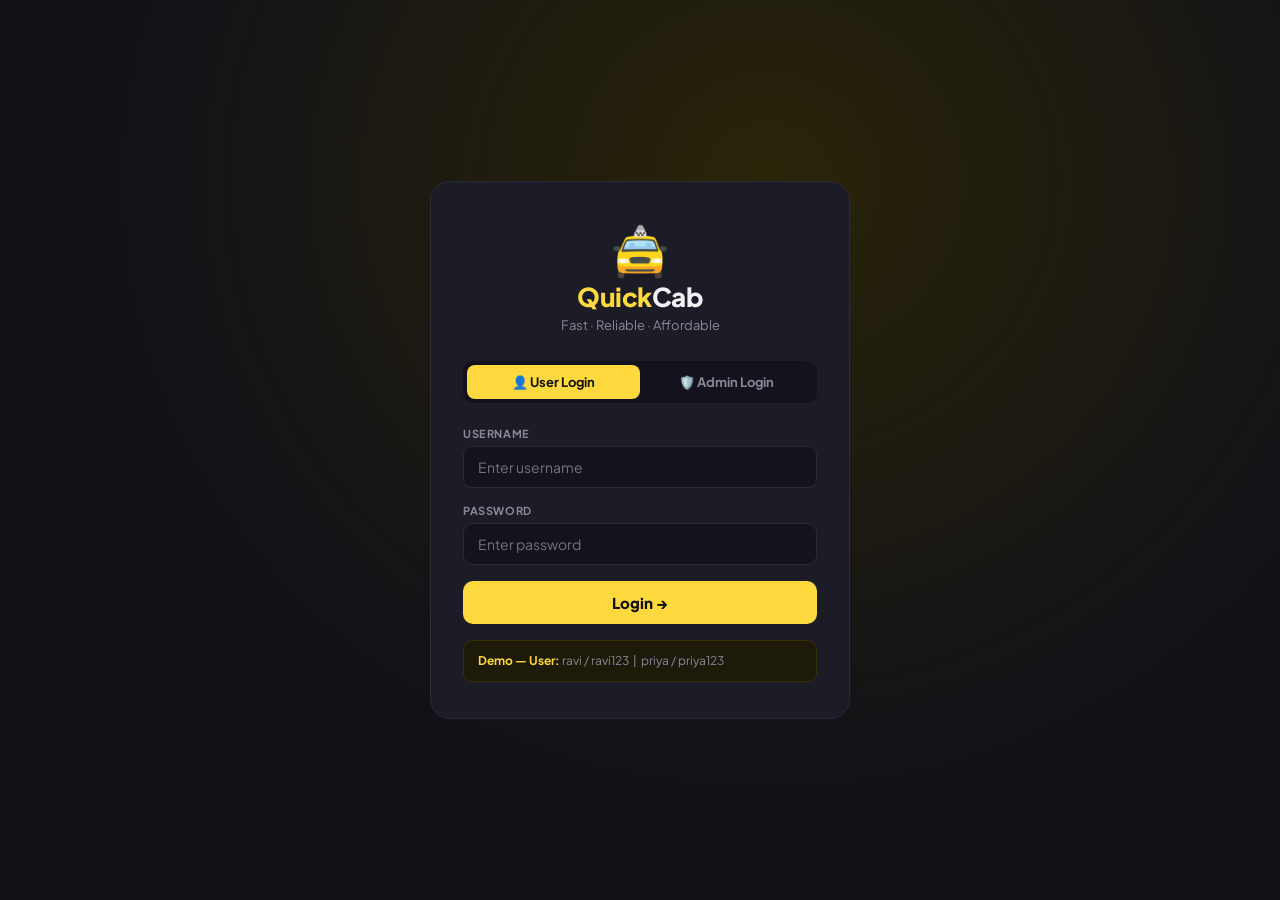
<file: index.html>
<!DOCTYPE html>
<html lang="en">
<head>
  <meta charset="UTF-8" />
  <meta name="viewport" content="width=device-width, initial-scale=1.0"/>
  <title>QuickCab – Book Your Ride</title>
  <link href="https://fonts.googleapis.com/css2?family=Plus+Jakarta+Sans:wght@400;500;600;700;800&display=swap" rel="stylesheet"/>
  <link rel="stylesheet" href="style.css" />
</head>
<body>

  <!-- ════════ LOGIN PAGE ════════ -->
  <div id="loginPage" class="page active">
    <div class="login-box">

      <!-- Logo -->
      <div class="logo">
        <div class="icon">🚖</div>
        <h1><span>Quick</span>Cab</h1>
        <p>Fast · Reliable · Affordable</p>
      </div>

      <!-- Login Tabs -->
      <div class="tabs">
        <button class="tab-btn active" onclick="switchTab('user')">👤 User Login</button>
        <button class="tab-btn" onclick="switchTab('admin')">🛡️ Admin Login</button>
      </div>

      <!-- Error Message -->
      <div id="loginErr" class="err-msg">❌ Invalid credentials. Please try again.</div>

      <!-- Username Field -->
      <div class="field">
        <label>USERNAME</label>
        <input id="loginUser" type="text" placeholder="Enter username" />
      </div>

      <!-- Password Field -->
      <div class="field">
        <label>PASSWORD</label>
        <input id="loginPass" type="password" placeholder="Enter password"
               onkeydown="if(event.key==='Enter') doLogin()" />
      </div>

      <!-- Login Button -->
      <button class="btn btn-yellow" onclick="doLogin()">Login →</button>

      <!-- Demo Hint -->
      <div class="hint" id="loginHint">
        <b>Demo — User:</b> ravi / ravi123 &nbsp;|&nbsp; priya / priya123
      </div>

    </div>
  </div>

  <!-- ════════ APP SHELL (shown after login) ════════ -->
  <div id="appShell" class="page">

    <!-- Top Navigation Bar -->
    <nav>
      <div class="nav-logo">🚖 <span>Quick</span>Cab</div>
      <div class="nav-links" id="navLinks"></div>
      <span class="nav-user" id="navUser"></span>
      <button class="btn-outline" style="margin-left:12px" onclick="logout()">Logout</button>
    </nav>

    <!-- Page Content (filled by JavaScript) -->
    <div class="shell" id="appContent"></div>

  </div>

  <script src="app.js"></script>
</body>
</html>
</file>
<file: style.css>
/* ══════════════════════════════════════════════
   QuickCab — style.css
   All visual styles for the Cab Booking System
   ══════════════════════════════════════════════ */

/* ── RESET & BASE ── */
*, *::before, *::after {
  box-sizing: border-box;
  margin: 0;
  padding: 0;
}

/* ── COLOR VARIABLES (change colors here easily) ── */
:root {
  --yellow:      #FFD93D;   /* primary accent */
  --yellow-dark: #e6c000;   /* hover state */
  --dark:        #111118;   /* page background */
  --card:        #1c1c27;   /* card background */
  --border:      #2a2a3a;   /* borders */
  --text:        #f0f0f5;   /* main text */
  --muted:       #888899;   /* secondary text */
  --green:       #4ade80;   /* success / completed */
  --red:         #f87171;   /* error / cancelled */
  --blue:        #60a5fa;   /* info / confirmed */
}

/* ── BODY ── */
body {
  font-family: 'Plus Jakarta Sans', sans-serif;
  background: var(--dark);
  color: var(--text);
  min-height: 100vh;
}

/* ══════════════════════════════════════════════
   PAGES (show/hide logic)
   ══════════════════════════════════════════════ */
.page        { display: none; }
.page.active { display: block; }

/* ══════════════════════════════════════════════
   LOGIN PAGE
   ══════════════════════════════════════════════ */
#loginPage {
  display: none;
  min-height: 100vh;
  align-items: center;
  justify-content: center;
  padding: 20px;
  background: radial-gradient(ellipse at 60% 20%, #2a2408 0%, var(--dark) 60%);
}
#loginPage.active { display: flex; }

/* Login Card */
.login-box {
  background: var(--card);
  border: 1px solid var(--border);
  border-radius: 20px;
  padding: 36px 32px;
  width: 100%;
  max-width: 420px;
  animation: fadeUp .4s ease;
}

/* Fade-up animation for login box */
@keyframes fadeUp {
  from { opacity: 0; transform: translateY(20px); }
  to   { opacity: 1; transform: translateY(0); }
}

/* Logo Section */
.logo                { text-align: center; margin-bottom: 28px; }
.logo .icon          { font-size: 48px; }
.logo h1             { font-size: 26px; font-weight: 800; letter-spacing: -0.5px; }
.logo h1 span        { color: var(--yellow); }
.logo p              { color: var(--muted); font-size: 13px; margin-top: 4px; }

/* User / Admin Tab Switch */
.tabs {
  display: flex;
  background: #13131e;
  border-radius: 10px;
  padding: 4px;
  margin-bottom: 24px;
}
.tab-btn {
  flex: 1;
  padding: 9px;
  border: none;
  border-radius: 8px;
  font-family: inherit;
  font-size: 13px;
  font-weight: 700;
  cursor: pointer;
  transition: all .2s;
  background: transparent;
  color: var(--muted);
}
.tab-btn.active {
  background: var(--yellow);
  color: #111;
}

/* Demo Hint Box */
.hint {
  background: #1e1a0a;
  border: 1px solid #3a3000;
  border-radius: 9px;
  padding: 10px 14px;
  font-size: 12px;
  color: var(--muted);
  margin-top: 16px;
  line-height: 1.7;
}
.hint b { color: var(--yellow); }

/* Error Message */
.err-msg {
  background: #2a1111;
  color: var(--red);
  border-radius: 8px;
  padding: 9px 13px;
  font-size: 13px;
  margin-bottom: 14px;
  display: none;
}

/* ══════════════════════════════════════════════
   FORM ELEMENTS (inputs, labels, selects)
   ══════════════════════════════════════════════ */
label {
  display: block;
  font-size: 11px;
  font-weight: 700;
  color: var(--muted);
  letter-spacing: .6px;
  margin-bottom: 6px;
}
.field { margin-bottom: 16px; }

input, select {
  width: 100%;
  background: #13131e;
  border: 1px solid var(--border);
  border-radius: 9px;
  color: var(--text);
  padding: 11px 14px;
  font-family: inherit;
  font-size: 14px;
  outline: none;
  transition: border-color .2s;
}
input:focus, select:focus { border-color: var(--yellow); }
select option             { background: #1c1c27; }

/* ══════════════════════════════════════════════
   BUTTONS
   ══════════════════════════════════════════════ */
.btn {
  width: 100%;
  padding: 12px;
  border: none;
  border-radius: 10px;
  font-family: inherit;
  font-weight: 800;
  font-size: 15px;
  cursor: pointer;
  transition: all .2s;
}
/* Yellow primary button */
.btn-yellow       { background: var(--yellow); color: #111; }
.btn-yellow:hover { background: var(--yellow-dark); }

/* Outline ghost button */
.btn-outline {
  background: transparent;
  color: var(--text);
  border: 1px solid var(--border);
  padding: 8px 16px;
  font-size: 13px;
  border-radius: 8px;
  font-weight: 600;
  cursor: pointer;
  transition: all .2s;
  font-family: inherit;
}
.btn-outline:hover { border-color: var(--yellow); color: var(--yellow); }

/* Red danger button */
.btn-red {
  background: #3a1515;
  color: var(--red);
  border: 1px solid #5a2020;
  padding: 6px 14px;
  font-size: 12px;
  border-radius: 7px;
  cursor: pointer;
  font-family: inherit;
  font-weight: 600;
  transition: all .2s;
}
.btn-red:hover { background: #4a1a1a; }

/* ══════════════════════════════════════════════
   TOP NAVIGATION BAR
   ══════════════════════════════════════════════ */
nav {
  background: var(--card);
  border-bottom: 1px solid var(--border);
  display: flex;
  align-items: center;
  padding: 0 24px;
  height: 58px;
  position: sticky;
  top: 0;
  z-index: 100;
}
.nav-logo       { font-size: 18px; font-weight: 800; margin-right: auto; }
.nav-logo span  { color: var(--yellow); }
.nav-links      { display: flex; gap: 4px; }
.nav-link {
  padding: 7px 14px;
  border-radius: 8px;
  border: none;
  background: transparent;
  color: var(--muted);
  font-family: inherit;
  font-size: 13px;
  font-weight: 600;
  cursor: pointer;
  transition: all .2s;
}
.nav-link:hover  { color: var(--text); }
.nav-link.active { background: #2a2408; color: var(--yellow); }
.nav-user        { font-size: 13px; color: var(--muted); margin-left: 16px; }

/* ══════════════════════════════════════════════
   MAIN CONTENT AREA
   ══════════════════════════════════════════════ */
.shell {
  max-width: 960px;
  margin: 0 auto;
  padding: 28px 20px;
}

/* Section fade-in animation */
.section        { display: none; }
.section.active { display: block; animation: fadeUp .3s ease; }

/* ══════════════════════════════════════════════
   STAT CARDS (overview numbers at top)
   ══════════════════════════════════════════════ */
.stats {
  display: grid;
  grid-template-columns: repeat(4, 1fr);
  gap: 14px;
  margin-bottom: 28px;
}
.stat-card {
  background: var(--card);
  border: 1px solid var(--border);
  border-radius: 14px;
  padding: 18px 16px;
  text-align: center;
}
.stat-icon  { font-size: 26px; margin-bottom: 6px; }
.stat-val   { font-size: 22px; font-weight: 800; color: var(--yellow); }
.stat-label { font-size: 11px; color: var(--muted); margin-top: 2px; }

/* ══════════════════════════════════════════════
   CONTENT CARD
   ══════════════════════════════════════════════ */
.card {
  background: var(--card);
  border: 1px solid var(--border);
  border-radius: 16px;
  padding: 24px;
}
.card h2 { font-size: 18px; font-weight: 700; margin-bottom: 20px; }

/* ══════════════════════════════════════════════
   BOOKING FORM
   ══════════════════════════════════════════════ */
.form-grid {
  display: grid;
  grid-template-columns: 1fr 1fr;
  gap: 14px;
}

/* Cab type selector buttons */
.cab-options {
  display: flex;
  gap: 10px;
  margin: 16px 0;
}
.cab-opt {
  flex: 1;
  padding: 14px 8px;
  border-radius: 10px;
  cursor: pointer;
  border: 2px solid var(--border);
  background: #13131e;
  text-align: center;
  transition: all .2s;
}
.cab-opt:hover    { border-color: #444; }
.cab-opt.selected { border-color: var(--yellow); background: #2a2408; }
.cab-opt .ico     { font-size: 26px; }
.cab-opt .name    { font-size: 13px; font-weight: 700; margin-top: 4px; }
.cab-opt .price   { font-size: 11px; color: var(--muted); }

/* Estimated fare display */
.fare-box {
  background: #1e1a0a;
  border: 1px solid #3a3000;
  border-radius: 10px;
  padding: 14px 18px;
  display: flex;
  justify-content: space-between;
  align-items: center;
  margin: 16px 0;
}
.fare-label { color: var(--muted); font-size: 13px; }
.fare-val   { font-size: 24px; font-weight: 800; color: var(--yellow); }

/* Success message after booking */
.success-msg {
  background: #0d2a18;
  color: var(--green);
  border: 1px solid #1a4a28;
  border-radius: 9px;
  padding: 12px 16px;
  font-size: 13px;
  font-weight: 600;
  margin-bottom: 16px;
  display: none;
}

/* ══════════════════════════════════════════════
   TABLE (bookings list)
   ══════════════════════════════════════════════ */
.tbl-wrap          { overflow-x: auto; }
table              { width: 100%; border-collapse: collapse; }
th {
  padding: 9px 12px;
  text-align: left;
  font-size: 11px;
  font-weight: 700;
  color: var(--muted);
  letter-spacing: .5px;
  border-bottom: 1px solid var(--border);
}
td {
  padding: 13px 12px;
  font-size: 13px;
  border-bottom: 1px solid #1e1e2a;
}
tr:last-child td { border-bottom: none; }

/* ── STATUS BADGES ── */
.badge {
  padding: 3px 10px;
  border-radius: 20px;
  font-size: 11px;
  font-weight: 700;
  text-transform: uppercase;
  letter-spacing: .4px;
}
.badge-green  { background: #0d2a18; color: var(--green); }
.badge-yellow { background: #2a2408; color: var(--yellow); }
.badge-blue   { background: #0d1e38; color: var(--blue); }
.badge-red    { background: #2a1111; color: var(--red); }
.badge-gray   { background: #1e1e2a; color: var(--muted); }

/* ══════════════════════════════════════════════
   PROFILE PAGE
   ══════════════════════════════════════════════ */
.profile-card {
  background: var(--card);
  border: 1px solid var(--border);
  border-radius: 16px;
  padding: 28px;
  max-width: 440px;
}
.profile-avatar { font-size: 60px; text-align: center; margin-bottom: 8px; }
.profile-name   { text-align: center; font-size: 20px; font-weight: 700; margin-bottom: 4px; }
.profile-sub    { text-align: center; color: var(--muted); font-size: 13px; margin-bottom: 22px; }
.profile-row {
  display: flex;
  justify-content: space-between;
  padding: 12px 0;
  border-bottom: 1px solid var(--border);
  font-size: 13px;
}
.profile-row:last-child { border-bottom: none; }
.profile-key            { color: var(--muted); }

/* ══════════════════════════════════════════════
   DRIVER CARDS
   ══════════════════════════════════════════════ */
.driver-grid {
  display: grid;
  grid-template-columns: repeat(2, 1fr);
  gap: 14px;
}
.driver-card {
  background: var(--card);
  border: 1px solid var(--border);
  border-radius: 14px;
  padding: 18px;
  display: flex;
  gap: 14px;
  align-items: center;
}
.driver-avatar  { font-size: 44px; }
.driver-name    { font-size: 15px; font-weight: 700; }
.driver-info    { font-size: 12px; color: var(--muted); margin-top: 2px; line-height: 1.7; }
.driver-actions { margin-top: 8px; display: flex; gap: 8px; align-items: center; }

/* ══════════════════════════════════════════════
   ANALYTICS CHARTS
   ══════════════════════════════════════════════ */
/* Horizontal bar charts */
.bar-row    { margin-bottom: 14px; }
.bar-label  { display: flex; justify-content: space-between; font-size: 13px; margin-bottom: 5px; }
.bar-track  { background: #13131e; border-radius: 6px; height: 8px; overflow: hidden; }
.bar-fill   { height: 100%; border-radius: 6px; transition: width 1s ease; }

/* Weekly revenue bar chart */
.week-chart     { display: flex; align-items: flex-end; height: 100px; margin-top: 8px; }
.week-bar       { flex: 1; display: flex; flex-direction: column; align-items: center; gap: 4px; }
.week-bar-inner {
  width: 60%;
  border-radius: 4px 4px 0 0;
  background: linear-gradient(to top, var(--yellow), #ffed8a);
}
.week-day { font-size: 10px; color: var(--muted); }
.week-amt { font-size: 10px; color: var(--yellow); font-weight: 700; }

/* ══════════════════════════════════════════════
   RESPONSIVE — Mobile Support
   ══════════════════════════════════════════════ */
@media (max-width: 600px) {
  .stats        { grid-template-columns: repeat(2, 1fr); }
  .form-grid    { grid-template-columns: 1fr; }
  .driver-grid  { grid-template-columns: 1fr; }
  nav           { padding: 0 14px; }
  .nav-links    { gap: 2px; }
  .nav-link     { padding: 6px 10px; font-size: 12px; }
}
</file>
